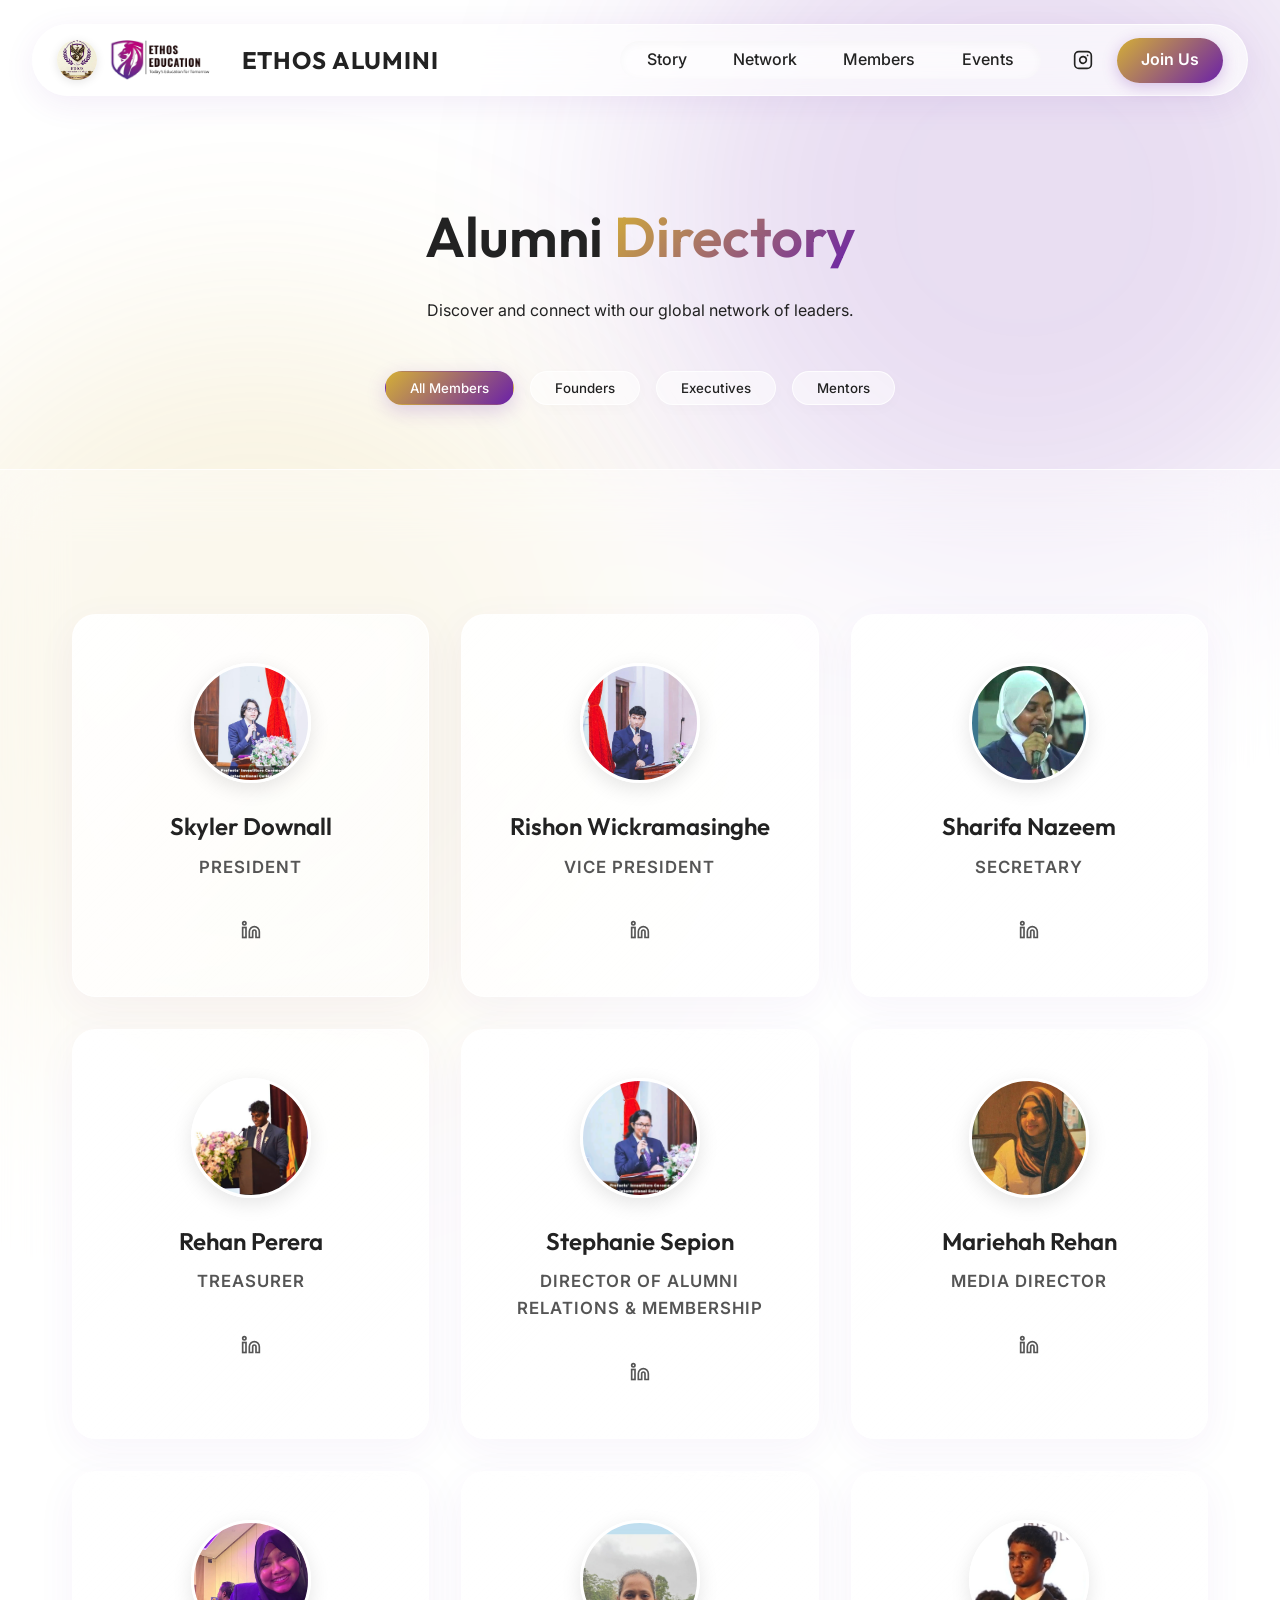
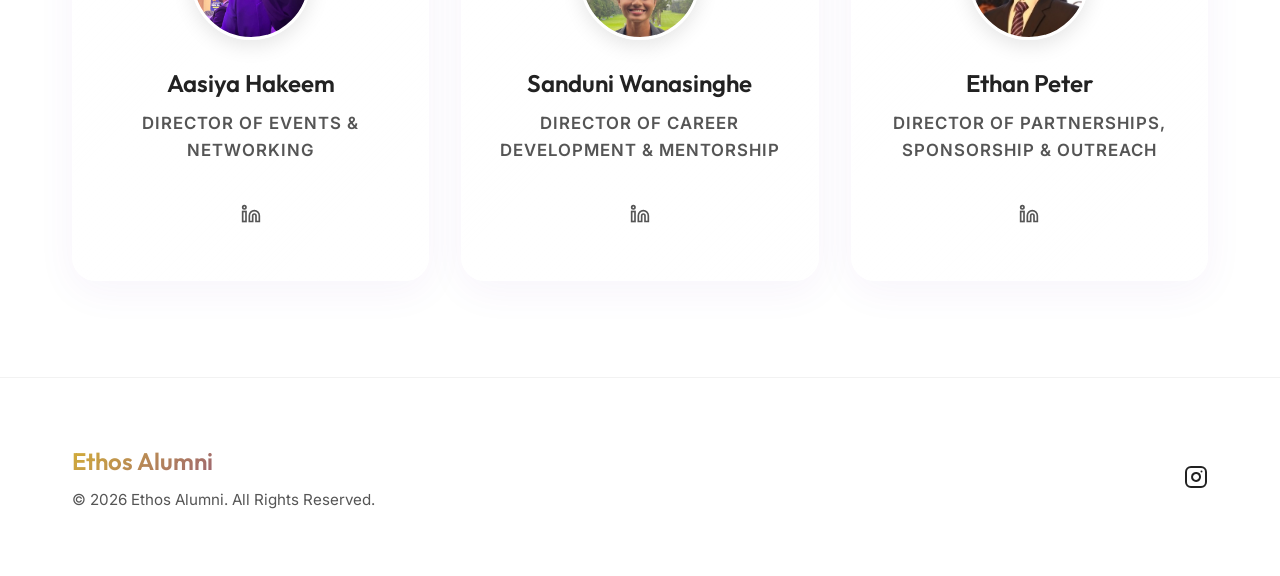
<file: members.html>
<!DOCTYPE html>
<html lang="en">
<head>
    <meta charset="UTF-8">
    <meta name="viewport" content="width=device-width, initial-scale=1.0">
    <title>Ethos Alumni - Members</title>
    <link rel="icon" type="image/jpeg" href="logo.jpeg">
    <link rel="preconnect" href="https://fonts.googleapis.com">
    <link rel="preconnect" href="https://fonts.gstatic.com" crossorigin>
    <link href="https://fonts.googleapis.com/css2?family=Inter:wght@300;400;500&family=Outfit:wght@300;400;600;700&display=swap" rel="stylesheet">
    <link rel="stylesheet" href="styles.css">
</head>
<body class="js-enabled">
    <!-- Ambient Glows -->
    <div class="purple-glow"></div>
    <div class="gold-glow"></div>

    <nav class="navbar">
        <div class="logo">
            <img src="logo.jpeg" alt="Ethos Alumni Logo" class="logo-img">
            <img src="assets/new_logo.png" alt="Ethos Education Logo" class="logo-img square">
            <span>ETHOS ALUMINI</span>
        </div>
        <div class="nav-right">
            <ul class="nav-links">
                <li><a href="index.html#about" class="nav-item">Story</a></li>
                <li><a href="index.html#network" class="nav-item">Network</a></li>
                <li><a href="members.html" class="nav-item">Members</a></li>
                <li><a href="events.html" class="nav-item">Events</a></li>
            </ul>
            <div class="nav-actions">
                <a href="https://www.instagram.com/ethosalumniassociation/" class="social-icon" aria-label="Instagram">
                    <svg xmlns="http://www.w3.org/2000/svg" width="20" height="20" viewBox="0 0 24 24" fill="none" stroke="currentColor" stroke-width="2" stroke-linecap="round" stroke-linejoin="round">
                        <rect x="2" y="2" width="20" height="20" rx="5" ry="5"></rect>
                        <path d="M16 11.37A4 4 0 1 1 12.63 8 4 4 0 0 1 16 11.37z"></path>
                        <line x1="17.5" y1="6.5" x2="17.51" y2="6.5"></line>
                    </svg>
                </a>
                <a href="#contact" class="btn-primary btn-nav">Join Us</a>
            </div>
        </div>
    </nav>

    <header class="page-header members-header">
        <h1 class="fade-up">Alumni <span class="gradient-text">Directory</span></h1>
        <p class="fade-up delay-1">Discover and connect with our global network of leaders.</p>
        
        <div class="filters fade-up delay-2">
            <button class="filter-btn active">All Members</button>
            <button class="filter-btn">Founders</button>
            <button class="filter-btn">Executives</button>
            <button class="filter-btn">Mentors</button>
        </div>
    </header>

    <section class="members-directory bg-glass" style="min-height: 80vh;">
        <div class="container">
            <div class="cards-grid" id="members-grid">
                <!-- Member 1 -->
                <div class="glass-card spotlight-card member-card scroll-reveal">
                    <div class="member-avatar-wrap">
                        <div class="avatar-ring"></div>
                        <div class="member-avatar" style="background-image: url('assets/skyler.jpg'); background-size: cover; background-position: top center;"></div>
                    </div>
                    <h3>Skyler Downall</h3>
                    <p class="member-role">President</p>
                    <div class="member-socials">
                        <a href="#"><svg width="20" height="20" viewBox="0 0 24 24" fill="none" stroke="currentColor" stroke-width="2"><path d="M16 8a6 6 0 0 1 6 6v7h-4v-7a2 2 0 0 0-2-2 2 2 0 0 0-2 2v7h-4v-7a6 6 0 0 1 6-6z"></path><rect x="2" y="9" width="4" height="12"></rect><circle cx="4" cy="4" r="2"></circle></svg></a>
                    </div>
                </div>
                
                <!-- Member 2 -->
                <div class="glass-card spotlight-card member-card scroll-reveal delay-1">
                    <div class="member-avatar-wrap">
                        <div class="avatar-ring"></div>
                        <div class="member-avatar" style="background-image: url('assets/rishon.jpg'); background-size: cover; background-position: top center;"></div>
                    </div>
                    <h3>Rishon Wickramasinghe</h3>
                    <p class="member-role">Vice President</p>
                    <div class="member-socials">
                        <a href="#"><svg width="20" height="20" viewBox="0 0 24 24" fill="none" stroke="currentColor" stroke-width="2"><path d="M16 8a6 6 0 0 1 6 6v7h-4v-7a2 2 0 0 0-2-2 2 2 0 0 0-2 2v7h-4v-7a6 6 0 0 1 6-6z"></path><rect x="2" y="9" width="4" height="12"></rect><circle cx="4" cy="4" r="2"></circle></svg></a>
                    </div>
                </div>
                
                <!-- Member 3 -->
                <div class="glass-card spotlight-card member-card scroll-reveal delay-2">
                    <div class="member-avatar-wrap">
                        <div class="avatar-ring"></div>
                        <div class="member-avatar" style="background-image: url('assets/sharifa.jpg'); background-size: cover; background-position: top center;"></div>
                    </div>
                    <h3>Sharifa Nazeem</h3>
                    <p class="member-role">Secretary</p>
                    <div class="member-socials">
                        <a href="#"><svg width="20" height="20" viewBox="0 0 24 24" fill="none" stroke="currentColor" stroke-width="2"><path d="M16 8a6 6 0 0 1 6 6v7h-4v-7a2 2 0 0 0-2-2 2 2 0 0 0-2 2v7h-4v-7a6 6 0 0 1 6-6z"></path><rect x="2" y="9" width="4" height="12"></rect><circle cx="4" cy="4" r="2"></circle></svg></a>
                    </div>
                </div>

                <!-- Member 4 -->
                <div class="glass-card spotlight-card member-card scroll-reveal">
                    <div class="member-avatar-wrap">
                        <div class="avatar-ring"></div>
                        <div class="member-avatar" style="background-image: url('assets/rehan.jpg'); background-size: cover; background-position: top center;"></div>
                    </div>
                    <h3>Rehan Perera</h3>
                    <p class="member-role">Treasurer</p>
                    <div class="member-socials">
                        <a href="#"><svg width="20" height="20" viewBox="0 0 24 24" fill="none" stroke="currentColor" stroke-width="2"><path d="M16 8a6 6 0 0 1 6 6v7h-4v-7a2 2 0 0 0-2-2 2 2 0 0 0-2 2v7h-4v-7a6 6 0 0 1 6-6z"></path><rect x="2" y="9" width="4" height="12"></rect><circle cx="4" cy="4" r="2"></circle></svg></a>
                    </div>
                </div>

                <!-- Member 5 -->
                <div class="glass-card spotlight-card member-card scroll-reveal delay-1">
                    <div class="member-avatar-wrap">
                        <div class="avatar-ring"></div>
                        <div class="member-avatar" style="background-image: url('assets/stephanie.jpg'); background-size: cover; background-position: top center;"></div>
                    </div>
                    <h3>Stephanie Sepion</h3>
                    <p class="member-role">Director of Alumni Relations & Membership</p>
                    <div class="member-socials">
                        <a href="#"><svg width="20" height="20" viewBox="0 0 24 24" fill="none" stroke="currentColor" stroke-width="2"><path d="M16 8a6 6 0 0 1 6 6v7h-4v-7a2 2 0 0 0-2-2 2 2 0 0 0-2 2v7h-4v-7a6 6 0 0 1 6-6z"></path><rect x="2" y="9" width="4" height="12"></rect><circle cx="4" cy="4" r="2"></circle></svg></a>
                    </div>
                </div>

                <!-- Member 6 -->
                <div class="glass-card spotlight-card member-card scroll-reveal delay-2">
                    <div class="member-avatar-wrap">
                        <div class="avatar-ring"></div>
                        <div class="member-avatar" style="background-image: url('assets/mariehah.jpg'); background-size: cover; background-position: top center;"></div>
                    </div>
                    <h3>Mariehah Rehan</h3>
                    <p class="member-role">Media Director</p>
                    <div class="member-socials">
                        <a href="#"><svg width="20" height="20" viewBox="0 0 24 24" fill="none" stroke="currentColor" stroke-width="2"><path d="M16 8a6 6 0 0 1 6 6v7h-4v-7a2 2 0 0 0-2-2 2 2 0 0 0-2 2v7h-4v-7a6 6 0 0 1 6-6z"></path><rect x="2" y="9" width="4" height="12"></rect><circle cx="4" cy="4" r="2"></circle></svg></a>
                    </div>
                </div>

                <!-- Member 7 -->
                <div class="glass-card spotlight-card member-card scroll-reveal">
                    <div class="member-avatar-wrap">
                        <div class="avatar-ring"></div>
                        <div class="member-avatar" style="background-image: url('assets/aasiya.jpg'); background-size: cover; background-position: top center;"></div>
                    </div>
                    <h3>Aasiya Hakeem</h3>
                    <p class="member-role">Director of Events & Networking</p>
                    <div class="member-socials">
                        <a href="#"><svg width="20" height="20" viewBox="0 0 24 24" fill="none" stroke="currentColor" stroke-width="2"><path d="M16 8a6 6 0 0 1 6 6v7h-4v-7a2 2 0 0 0-2-2 2 2 0 0 0-2 2v7h-4v-7a6 6 0 0 1 6-6z"></path><rect x="2" y="9" width="4" height="12"></rect><circle cx="4" cy="4" r="2"></circle></svg></a>
                    </div>
                </div>

                <!-- Member 8 -->
                <div class="glass-card spotlight-card member-card scroll-reveal delay-1">
                    <div class="member-avatar-wrap">
                        <div class="avatar-ring"></div>
                        <div class="member-avatar" style="background-image: url('assets/sanduni.jpg'); background-size: cover; background-position: top center;"></div>
                    </div>
                    <h3>Sanduni Wanasinghe</h3>
                    <p class="member-role">Director of Career Development & Mentorship</p>
                    <div class="member-socials">
                        <a href="#"><svg width="20" height="20" viewBox="0 0 24 24" fill="none" stroke="currentColor" stroke-width="2"><path d="M16 8a6 6 0 0 1 6 6v7h-4v-7a2 2 0 0 0-2-2 2 2 0 0 0-2 2v7h-4v-7a6 6 0 0 1 6-6z"></path><rect x="2" y="9" width="4" height="12"></rect><circle cx="4" cy="4" r="2"></circle></svg></a>
                    </div>
                </div>

                <!-- Member 9 -->
                <div class="glass-card spotlight-card member-card scroll-reveal delay-2">
                    <div class="member-avatar-wrap">
                        <div class="avatar-ring"></div>
                        <div class="member-avatar" style="background-image: url('assets/ethan.jpg'); background-size: cover; background-position: top center;"></div>
                    </div>
                    <h3>Ethan Peter</h3>
                    <p class="member-role">Director of Partnerships, Sponsorship & Outreach</p>
                    <div class="member-socials">
                        <a href="#"><svg width="20" height="20" viewBox="0 0 24 24" fill="none" stroke="currentColor" stroke-width="2"><path d="M16 8a6 6 0 0 1 6 6v7h-4v-7a2 2 0 0 0-2-2 2 2 0 0 0-2 2v7h-4v-7a6 6 0 0 1 6-6z"></path><rect x="2" y="9" width="4" height="12"></rect><circle cx="4" cy="4" r="2"></circle></svg></a>
                    </div>
                </div>
            </div>
        </div>
    </section>

    <footer class="footer">
        <div class="container footer-content">
            <div class="footer-brand">
                <h2 class="gradient-text">Ethos Alumni</h2>
                <p>&copy; 2026 Ethos Alumni. All Rights Reserved.</p>
            </div>
            <div class="footer-socials">
                <a href="https://www.instagram.com/ethosalumniassociation/" class="social-icon" aria-label="Instagram">
                    <svg xmlns="http://www.w3.org/2000/svg" width="24" height="24" viewBox="0 0 24 24" fill="none" stroke="currentColor" stroke-width="2" stroke-linecap="round" stroke-linejoin="round">
                        <rect x="2" y="2" width="20" height="20" rx="5" ry="5"></rect>
                        <path d="M16 11.37A4 4 0 1 1 12.63 8 4 4 0 0 1 16 11.37z"></path>
                        <line x1="17.5" y1="6.5" x2="17.51" y2="6.5"></line>
                    </svg>
                </a>
            </div>
        </div>
    </footer>

    <script src="script.js"></script>
</body>
</html>
</file>
<file: styles.css>
/* ... variables and reset ... */
:root {
    /* White/Champagne Gold/Purple Theme */
    --color-bg: #ffffff;
    --color-offwhite: #f9f9f9;
    --color-text: #222222;
    --color-text-light: #555555;
    --color-gold: #d4af37;
    --color-purple: #6b21a8;
    
    --font-heading: 'Outfit', sans-serif;
    --font-body: 'Inter', sans-serif;
}

* { margin: 0; padding: 0; box-sizing: border-box; }
html { scroll-behavior: smooth; }

body {
    font-family: var(--font-body);
    color: var(--color-text);
    background-color: var(--color-bg);
    line-height: 1.6;
    overflow-x: hidden;
}

/* Ambient Glows */
.purple-glow, .gold-glow {
    position: fixed;
    width: 60vw;
    height: 60vw;
    border-radius: 50%;
    filter: blur(120px);
    z-index: -2;
    opacity: 0.15;
    animation: floatGlow 12s infinite alternate ease-in-out;
    pointer-events: none;
}
.purple-glow { background: var(--color-purple); top: -20%; right: -10%; }
.gold-glow { background: var(--color-gold); bottom: -20%; left: -10%; animation-delay: -6s; }

@keyframes floatGlow {
    0% { transform: translate(0, 0) scale(1); }
    100% { transform: translate(5%, 10%) scale(1.1); }
}

/* Film Grain Overlay */
.film-grain {
    position: fixed;
    top: -50%; left: -50%;
    width: 200%; height: 200%;
    background-image: url('data:image/svg+xml,%3Csvg viewBox="0 0 200 200" xmlns="http://www.w3.org/2000/svg"%3E%3Cfilter id="noiseFilter"%3E%3CfeTurbulence type="fractalNoise" baseFrequency="0.8" numOctaves="3" stitchTiles="stitch"/%3E%3C/filter%3E%3Crect width="100%25" height="100%25" filter="url(%23noiseFilter)"/%3E%3C/svg%3E');
    opacity: 0.05; 
    pointer-events: none;
    z-index: 9998;
    animation: grainAnimation 0.5s steps(10) infinite;
}

@keyframes grainAnimation {
    0%, 100% { transform: translate(0, 0); }
    10% { transform: translate(-5%, -10%); }
    20% { transform: translate(-15%, 5%); }
    30% { transform: translate(7%, -25%); }
    40% { transform: translate(-5%, 25%); }
    50% { transform: translate(-15%, 10%); }
    60% { transform: translate(15%, 0%); }
    70% { transform: translate(0%, 15%); }
    80% { transform: translate(3%, 35%); }
    90% { transform: translate(-10%, 10%); }
}

/* Typography */
h1, h2, h3, h4 { font-family: var(--font-heading); font-weight: 600; }
.text-center { text-align: center; }

.gradient-text {
    background: linear-gradient(135deg, var(--color-gold), var(--color-purple));
    -webkit-background-clip: text;
    -webkit-text-fill-color: transparent;
    background-clip: text;
}

/* Layout */
.container { max-width: 1200px; margin: 0 auto; padding: 0 2rem; }

/* Navbar - Floating Pill Design */
.navbar {
    position: fixed;
    top: 0;
    left: 0;
    width: calc(100% - 4rem);
    margin: 1.5rem 2rem;
    padding: 0.8rem 1.5rem;
    display: flex;
    justify-content: space-between;
    align-items: center;
    background: rgba(255, 255, 255, 0.65);
    backdrop-filter: blur(25px);
    -webkit-backdrop-filter: blur(25px);
    z-index: 1000;
    border-radius: 50px;
    border: 1px solid rgba(255, 255, 255, 0.8);
    box-shadow: 0 8px 32px rgba(107, 33, 168, 0.08);
    transition: all 0.3s ease;
}

.logo {
    display: flex;
    align-items: center;
    gap: 0.75rem;
    font-family: var(--font-heading);
    font-size: 1.5rem;
    font-weight: 700;
    color: var(--color-text);
    letter-spacing: 1px;
    text-transform: uppercase;
}

.logo-img {
    height: 40px;
    width: 40px;
    border-radius: 50%;
    object-fit: cover;
    box-shadow: 0 2px 10px rgba(0,0,0,0.1);
}

.logo-img.square {
    border-radius: 4px;
    object-fit: contain;
    box-shadow: none;
    width: auto;
}

.nav-right {
    display: flex;
    align-items: center;
    gap: 2rem;
}

.nav-links { 
    list-style: none; 
    display: flex; 
    gap: 0.5rem; 
    align-items: center; 
    background: rgba(255, 255, 255, 0.5);
    padding: 0.4rem 0.5rem;
    border-radius: 40px;
    box-shadow: inset 0 2px 10px rgba(0,0,0,0.03);
}

.nav-item { 
    text-decoration: none; 
    color: var(--color-text); 
    font-weight: 500; 
    transition: all 0.3s ease; 
    padding: 0.5rem 1.2rem;
    border-radius: 20px;
}

.nav-item:hover { 
    background: rgba(107, 33, 168, 0.08);
    color: var(--color-purple); 
}

.nav-actions {
    display: flex;
    align-items: center;
    gap: 1.5rem;
}

.social-icon {
    color: var(--color-text);
    transition: color 0.3s ease, transform 0.3s ease;
    display: flex;
}

.social-icon:hover {
    color: var(--color-purple);
    transform: scale(1.1);
}

/* Buttons */
.btn-primary {
    background: rgba(212, 175, 55, 0.15);
    backdrop-filter: blur(10px);
    -webkit-backdrop-filter: blur(10px);
    color: var(--color-text) !important;
    padding: 0.75rem 1.5rem;
    border-radius: 25px; /* Pill shape */
    text-decoration: none;
    font-weight: 600;
    transition: all 0.3s ease;
    display: inline-block;
    border: 1px solid rgba(212, 175, 55, 0.5);
    box-shadow: 0 4px 15px rgba(0, 0, 0, 0.03);
}

.btn-primary:hover {
    background: rgba(107, 33, 168, 0.15);
    border-color: rgba(107, 33, 168, 0.4);
    transform: translateY(-2px);
    box-shadow: 0 8px 25px rgba(107, 33, 168, 0.15);
}

.btn-nav {
    background: linear-gradient(135deg, var(--color-gold), var(--color-purple));
    color: white !important;
    border: none;
    padding: 0.6rem 1.5rem;
    box-shadow: 0 4px 15px rgba(107, 33, 168, 0.25);
}

.btn-nav:hover {
    box-shadow: 0 6px 20px rgba(107, 33, 168, 0.4);
    background: linear-gradient(135deg, #e6c148, #822dc9);
}

/* --- CINEMATIC SCROLLYTELLING --- */

.scroll-container {
    position: relative;
    z-index: 1;
}

/* Hero - No longer sticky to prevent clashing */
.hero {
    height: 100vh;
    display: flex;
    flex-direction: column;
    align-items: center;
    justify-content: center;
    text-align: center;
    padding: 0 2rem;
    padding-top: 5rem;
    position: relative;
    overflow: hidden;
}

.hero-slider {
    position: absolute;
    top: 0;
    left: 0;
    width: 100%;
    height: 100%;
    z-index: -2;
}

.hero-slide {
    position: absolute;
    top: 0;
    left: 0;
    width: 100%;
    height: 100%;
    background-size: cover;
    background-position: center;
    opacity: 0;
    transition: opacity 1.5s ease-in-out, transform 8s linear;
    transform: scale(1.05);
}

.hero-slide.active {
    opacity: 1;
    transform: scale(1);
}

.hero-overlay {
    position: absolute;
    top: 0;
    left: 0;
    width: 100%;
    height: 100%;
    background: linear-gradient(to bottom, rgba(10, 5, 20, 0.4), rgba(10, 5, 20, 0.8));
    z-index: -1;
}

.hero-title { font-size: 5rem; line-height: 1.1; margin-bottom: 1.5rem; color: #ffffff; }
.hero-subtitle { font-size: 1.35rem; color: rgba(255, 255, 255, 0.9); margin-bottom: 2.5rem; max-width: 600px; }
.hero-btn { color: #ffffff !important; border-color: rgba(255, 255, 255, 0.4) !important; background: rgba(255, 255, 255, 0.1) !important; }
.hero-btn:hover { background: rgba(255, 255, 255, 0.2) !important; border-color: #ffffff !important; }

/* --- CINEMATIC HORIZONTAL SCROLL STORY --- */
.horizontal-scroll-section {
    width: 100%;
    height: 100vh;
    overflow: hidden;
    position: relative;
    background: var(--color-bg);
}

.horizontal-scroll-wrapper {
    display: flex;
    height: 100vh;
    width: max-content;
    will-change: transform;
}

.horizontal-panel {
    width: 100vw;
    height: 100vh;
    display: flex;
    flex-direction: column;
    justify-content: center;
    align-items: center;
    position: relative;
    padding: 0 10vw;
}

.intro-panel, .outro-panel {
    text-align: center;
}

.massive-text {
    font-size: 8rem;
    line-height: 1.1;
    white-space: nowrap;
    text-transform: uppercase;
}

.image-panel {
    display: flex;
    flex-direction: row;
    align-items: center;
    justify-content: space-between;
    gap: 4rem;
}

.cinematic-image-wrap {
    width: 50vw;
    height: 70vh;
    border-radius: 20px;
    overflow: hidden;
    position: relative;
    box-shadow: 0 30px 60px rgba(107, 33, 168, 0.15);
}

.parallax-img {
    width: 130%; 
    height: 100%;
    object-fit: cover;
    transform-origin: center;
}

.panel-content {
    width: 35vw;
}

.panel-content p {
    font-size: 2.5rem;
    font-weight: 300;
    line-height: 1.3;
}

/* GSAP Reveal States */
.gs-reveal {
    opacity: 0;
    visibility: hidden;
}

/* Sections */
section { padding: 6rem 0; }
.section-title { font-size: 3rem; margin-bottom: 2rem; }

.bg-glass {
    position: relative;
    z-index: 2;
    background: rgba(255, 255, 255, 0.4);
    backdrop-filter: blur(30px);
    -webkit-backdrop-filter: blur(30px);
    border-top: 1px solid rgba(255, 255, 255, 0.8);
}

/* Cards / Glassmorphism */
.cards-grid {
    display: grid;
    grid-template-columns: repeat(auto-fit, minmax(300px, 1fr));
    gap: 2rem;
    margin-top: 3rem;
}

.glass-card {
    background: linear-gradient(135deg, rgba(255, 255, 255, 0.9), rgba(255, 255, 255, 0.4));
    backdrop-filter: blur(20px);
    -webkit-backdrop-filter: blur(20px);
    border: 1px solid rgba(255, 255, 255, 0.8);
    border-radius: 24px;
    padding: 3rem 2rem;
    box-shadow: 0 10px 40px rgba(107, 33, 168, 0.05);
    transition: all 0.4s cubic-bezier(0.175, 0.885, 0.32, 1.275);
    position: relative;
    overflow: hidden;
}

.glass-card::before {
    content: '';
    position: absolute;
    top: 0; left: 0; width: 100%; height: 100%;
    background: linear-gradient(135deg, transparent, rgba(212, 175, 55, 0.05), rgba(107, 33, 168, 0.08));
    opacity: 0;
    transition: opacity 0.4s ease;
    z-index: 0;
}

.glass-card:hover {
    transform: translateY(-12px) scale(1.02);
    box-shadow: 0 20px 50px rgba(107, 33, 168, 0.12);
    border-color: rgba(212, 175, 55, 0.4);
}

.glass-card:hover::before {
    opacity: 1;
}

.glass-card > * {
    position: relative;
    z-index: 1;
}

.member-avatar {
    width: 90px;
    height: 90px;
    border-radius: 50%;
    background: linear-gradient(135deg, var(--color-gold), var(--color-purple));
    margin-bottom: 1.5rem;
    box-shadow: 0 6px 20px rgba(0,0,0,0.1);
    border: 3px solid #fff;
}

.member-card h3 { margin-bottom: 0.5rem; font-size: 1.5rem; }
.member-card p { color: var(--color-text-light); font-size: 1.05rem; }

/* Footer */
.footer {
    background-color: rgba(255, 255, 255, 0.8);
    backdrop-filter: blur(10px);
    padding: 4rem 0;
    border-top: 1px solid rgba(0, 0, 0, 0.05);
    position: relative;
    z-index: 2;
}

.footer-content {
    display: flex;
    justify-content: space-between;
    align-items: center;
}

.footer-brand h2 { margin-bottom: 0.5rem; }
.footer-brand p { color: var(--color-text-light); font-size: 0.95rem; }

/* Reveal Animations */
.js-enabled .scroll-reveal {
    opacity: 0;
    transform: translateY(30px);
    transition: opacity 0.8s cubic-bezier(0.16, 1, 0.3, 1), transform 0.8s cubic-bezier(0.16, 1, 0.3, 1);
}
.js-enabled .scroll-reveal.visible { opacity: 1; transform: translateY(0); }
.js-enabled .delay-1 { transition-delay: 0.15s; }
.js-enabled .delay-2 { transition-delay: 0.3s; }

/* Initial load fades */
.fade-up { animation: fadeUpInit 1s cubic-bezier(0.16, 1, 0.3, 1) forwards; opacity: 0; transform: translateY(40px); }
.fade-up.delay-1 { animation-delay: 0.2s; }
.fade-up.delay-2 { animation-delay: 0.4s; }
@keyframes fadeUpInit { to { opacity: 1; transform: translateY(0); } }

/* Mobile Responsiveness */
@media (max-width: 768px) {
    .navbar {
        width: calc(100% - 2rem);
        margin: 1rem;
        padding: 0.8rem 1rem;
    }
    .nav-right { gap: 1rem; }
    .nav-links { display: none; }
    .hero-title { font-size: 3rem; }
    .story-step h2 { font-size: 2.5rem; }
    .story-step p { font-size: 1.5rem; }
    .story-card { padding: 2rem 1.5rem; }
    .sticky-story { padding: 0 1rem; }
    .purple-glow, .gold-glow { width: 100vw; height: 100vw; }
    .footer-content { flex-direction: column; text-align: center; gap: 2rem; }
    
    /* Horizontal Scroll Fallback for Mobile */
    .horizontal-scroll-wrapper {
        flex-direction: column;
        width: 100%;
        height: auto;
    }
    .horizontal-scroll-section {
        height: auto !important;
        overflow: visible;
    }
    .horizontal-panel {
        height: auto;
        padding: 5rem 2rem;
        width: 100vw;
    }
    .massive-text { font-size: 3rem; white-space: normal; }
    .image-panel { flex-direction: column; gap: 2rem; }
    .cinematic-image-wrap { width: 100%; height: 40vh; }
    .panel-content { width: 100%; }
    .panel-content p { font-size: 1.5rem; }
    .parallax-img { width: 100%; }
}

/* Page Header (Subpages) */
.page-header {
    padding: 10rem 2rem 5rem;
    text-align: center;
    background: transparent;
    position: relative;
}
.page-header h1 { font-size: 3.5rem; margin-bottom: 1rem; }

/* --- Members Page Specific --- */
.members-header {
    padding: 12rem 2rem 4rem;
}

.filters {
    display: flex;
    justify-content: center;
    gap: 1rem;
    margin-top: 3rem;
    flex-wrap: wrap;
}

.filter-btn {
    background: rgba(255, 255, 255, 0.5);
    border: 1px solid rgba(255, 255, 255, 0.8);
    padding: 0.5rem 1.5rem;
    border-radius: 30px;
    font-family: var(--font-body);
    font-weight: 500;
    color: var(--color-text);
    cursor: pointer;
    transition: all 0.3s ease;
    box-shadow: 0 4px 15px rgba(0,0,0,0.02);
}

.filter-btn:hover, .filter-btn.active {
    background: linear-gradient(135deg, var(--color-gold), var(--color-purple));
    color: white;
    border-color: transparent;
    box-shadow: 0 6px 20px rgba(107, 33, 168, 0.2);
}

/* Spotlight Card Effect */
.spotlight-card {
    position: relative;
}

.spotlight-card::after {
    content: "";
    position: absolute;
    top: 0; left: 0; width: 100%; height: 100%;
    background: radial-gradient(
        600px circle at var(--mouse-x) var(--mouse-y), 
        rgba(212, 175, 55, 0.15),
        transparent 40%
    );
    z-index: 1;
    opacity: 0;
    transition: opacity 0.3s ease;
    pointer-events: none;
    border-radius: inherit;
}

.spotlight-card:hover::after {
    opacity: 1;
}

/* Enhancing the Member Card specifically */
.member-card {
    text-align: center;
    display: flex;
    flex-direction: column;
    align-items: center;
}

.member-avatar-wrap {
    position: relative;
    margin-bottom: 1.5rem;
}

.member-avatar {
    width: 120px;
    height: 120px;
    margin-bottom: 0;
    z-index: 2;
    position: relative;
}

.avatar-ring {
    position: absolute;
    top: -5px; left: -5px; right: -5px; bottom: -5px;
    border-radius: 50%;
    background: linear-gradient(135deg, var(--color-gold), var(--color-purple));
    z-index: 1;
    animation: rotateRing 4s linear infinite;
    opacity: 0;
    transition: opacity 0.4s ease;
}

.member-card:hover .avatar-ring {
    opacity: 1;
}

@keyframes rotateRing {
    0% { transform: rotate(0deg); }
    100% { transform: rotate(360deg); }
}

.member-role {
    color: var(--color-purple);
    font-weight: 600;
    font-size: 0.9rem;
    text-transform: uppercase;
    letter-spacing: 1px;
    margin-bottom: 1rem;
}

.member-socials {
    display: flex;
    gap: 1rem;
    margin-top: 1.5rem;
    z-index: 2;
    position: relative;
}

.member-socials a {
    color: var(--color-text-light);
    transition: color 0.3s ease, transform 0.3s ease;
}

.member-socials a:hover {
    color: var(--color-purple);
    transform: translateY(-3px);
}

/* --- Home Page Expanded Sections --- */

/* --- Cinematic Zig-Zag Community --- */
.zigzag-section {
    padding: 8rem 0;
    position: relative;
    z-index: 2;
}

.zigzag-row {
    display: flex;
    align-items: center;
    justify-content: space-between;
    gap: 4rem;
    margin-bottom: 6rem;
}

.zigzag-row.reverse {
    flex-direction: row-reverse;
}

.zigzag-row:last-child {
    margin-bottom: 0;
}

.zigzag-content {
    flex: 1;
    padding: 0 2rem;
}

.zigzag-content h3 {
    font-size: 3.5rem;
    color: var(--color-purple);
    margin-bottom: 1.5rem;
    line-height: 1.1;
}

.zigzag-content p {
    font-size: 1.4rem;
    color: var(--color-text-light);
    line-height: 1.6;
    font-weight: 300;
}

.zigzag-image {
    flex: 1;
    height: 600px;
    border-radius: 20px;
    overflow: hidden;
    box-shadow: 0 30px 60px rgba(107, 33, 168, 0.15);
}

.zigzag-image img {
    width: 100%;
    height: 100%;
    object-fit: cover;
    transition: transform 0.7s cubic-bezier(0.16, 1, 0.3, 1);
}

.zigzag-row:hover .zigzag-image img {
    transform: scale(1.05);
}

/* --- Expandable Hover Accordion: Core Values --- */
.accordion-section {
    padding: 8rem 0;
    position: relative;
    z-index: 2;
    background: var(--color-bg);
}

.accordion-container {
    display: flex;
    height: 70vh;
    min-height: 500px;
    width: 100%;
    max-width: 1400px;
    margin: 0 auto;
    padding: 0 2rem;
    gap: 1rem;
}

.accordion-item {
    flex: 1;
    position: relative;
    border-radius: 20px;
    overflow: hidden;
    background-size: cover;
    background-position: center;
    transition: flex 0.6s cubic-bezier(0.25, 1, 0.5, 1);
    cursor: pointer;
}

.accordion-item:hover, .accordion-item.active {
    flex: 4;
}

.accordion-overlay {
    position: absolute;
    top: 0; left: 0; right: 0; bottom: 0;
    background: linear-gradient(to top, rgba(0,0,0,0.8) 0%, rgba(0,0,0,0.2) 100%);
    transition: background 0.6s ease;
}

.accordion-item:hover .accordion-overlay, .accordion-item.active .accordion-overlay {
    background: linear-gradient(to top, rgba(107, 33, 168, 0.8) 0%, rgba(0,0,0,0.2) 100%);
}

.accordion-content {
    position: absolute;
    bottom: 0;
    left: 0;
    width: 100%;
    padding: 3rem;
    color: white;
}

.accordion-content h3 {
    font-size: 2.5rem;
    margin-bottom: 1rem;
    color: white;
    text-shadow: 0 2px 10px rgba(0,0,0,0.5);
    white-space: nowrap;
    transition: transform 0.4s ease;
}

.accordion-item:not(:hover):not(.active) .accordion-content h3 {
    transform: rotate(-90deg) translate(200%, -200%); /* Adjusted for proper vertical alignment */
    transform-origin: left bottom;
    margin-bottom: 0;
}

.accordion-desc {
    font-size: 1.2rem;
    line-height: 1.5;
    opacity: 0;
    transform: translateY(20px);
    transition: opacity 0.4s ease, transform 0.4s ease;
    max-width: 600px;
}

.accordion-item:hover .accordion-desc, .accordion-item.active .accordion-desc {
    opacity: 1;
    transform: translateY(0);
    transition-delay: 0.2s;
}

@media (max-width: 900px) {
    .accordion-container {
        flex-direction: column;
        height: 100vh;
    }
    .accordion-item:not(:hover):not(.active) .accordion-content h3 {
        transform: none;
    }
    .zigzag-row, .zigzag-row.reverse {
        flex-direction: column;
    }
    .zigzag-image { height: 400px; width: 100%; }
}

/* Spotlight Section */
.spotlight-section {
    padding: 0;
    margin: 6rem 2rem;
    position: relative;
    z-index: 2;
}
.spotlight-container {
    display: grid;
    grid-template-columns: 1fr 1fr;
    background: rgba(255, 255, 255, 0.7);
    backdrop-filter: blur(30px);
    border: 1px solid rgba(255, 255, 255, 0.8);
    border-radius: 30px;
    overflow: hidden;
    box-shadow: 0 20px 60px rgba(107, 33, 168, 0.08);
}
.spotlight-image {
    height: 100%;
    min-height: 500px;
}
.spotlight-image img {
    width: 100%;
    height: 100%;
    object-fit: cover;
}
.spotlight-content {
    padding: 5rem 4rem;
    display: flex;
    flex-direction: column;
    justify-content: center;
}
.section-subtitle {
    color: var(--color-gold);
    text-transform: uppercase;
    letter-spacing: 3px;
    font-size: 0.9rem;
    margin-bottom: 1.5rem;
}
.spotlight-content h2 {
    font-size: 2.5rem;
    line-height: 1.3;
    margin-bottom: 2.5rem;
    font-style: italic;
    font-weight: 400;
}
.spotlight-author h3 {
    font-size: 1.5rem;
    color: var(--color-purple);
}
.spotlight-author p {
    color: var(--color-text-light);
    margin-bottom: 2rem;
}

/* Events Section */
.events-section {
    padding: 8rem 0;
}
.events-header {
    display: flex;
    justify-content: space-between;
    align-items: flex-end;
    margin-bottom: 4rem;
}
.events-header .section-title { margin-bottom: 0; }
.view-all-link {
    color: var(--color-purple);
    text-decoration: none;
    font-weight: 600;
    font-size: 1.1rem;
    transition: color 0.3s ease;
}
.view-all-link:hover { color: var(--color-gold); }
.events-grid {
    display: flex;
    flex-direction: column;
    gap: 1.5rem;
}
.event-card {
    display: flex;
    align-items: center;
    justify-content: space-between;
    padding: 2rem 3rem;
    background: rgba(255, 255, 255, 0.6);
    backdrop-filter: blur(20px);
    border: 1px solid rgba(255, 255, 255, 0.8);
    border-radius: 20px;
    transition: all 0.3s ease;
}
.event-card:hover {
    transform: translateX(10px);
    box-shadow: 0 10px 30px rgba(107, 33, 168, 0.08);
    border-color: rgba(212, 175, 55, 0.4);
}
.event-date {
    display: flex;
    flex-direction: column;
    align-items: center;
    justify-content: center;
    min-width: 80px;
    padding-right: 2rem;
    border-right: 1px solid rgba(0, 0, 0, 0.1);
}
.event-date .month {
    font-size: 1rem;
    font-weight: 700;
    color: var(--color-gold);
    letter-spacing: 2px;
}
.event-date .day {
    font-size: 2.5rem;
    font-weight: 700;
    color: var(--color-purple);
    line-height: 1;
}
.event-details {
    flex-grow: 1;
    padding: 0 3rem;
}
.event-details h3 { font-size: 1.5rem; margin-bottom: 0.5rem; }
.event-details p { color: var(--color-text-light); }
.event-btn {
    padding: 0.8rem 2rem;
    border-radius: 30px;
    background: transparent;
    border: 2px solid var(--color-purple);
    color: var(--color-purple);
    text-decoration: none;
    font-weight: 600;
    transition: all 0.3s ease;
}
.event-card:hover .event-btn {
    background: var(--color-purple);
    color: white;
}

/* Grand CTA */
.cta-section {
    position: relative;
    padding: 10rem 2rem;
    text-align: center;
    overflow: hidden;
    z-index: 2;
}
.cta-background {
    position: absolute;
    top: 0; left: 0; right: 0; bottom: 0;
    background: linear-gradient(135deg, rgba(212, 175, 55, 0.1), rgba(107, 33, 168, 0.15));
    z-index: -1;
}
.cta-content h2 {
    font-size: 4rem;
    margin-bottom: 1rem;
}
.cta-content p {
    font-size: 1.5rem;
    color: var(--color-text-light);
    margin-bottom: 3rem;
}
.btn-cta {
    font-size: 1.2rem;
    padding: 1rem 3rem;
    background: linear-gradient(135deg, var(--color-gold), var(--color-purple));
    color: white !important;
    border: none;
}
.btn-cta:hover {
    transform: translateY(-4px) scale(1.05);
    box-shadow: 0 15px 30px rgba(107, 33, 168, 0.3);
}

@media (max-width: 768px) {
    .spotlight-container { grid-template-columns: 1fr; }
    .spotlight-image { min-height: 300px; }
    .spotlight-content { padding: 3rem 2rem; }
    .events-header { flex-direction: column; align-items: flex-start; gap: 1rem; }
    .event-card { flex-direction: column; text-align: center; gap: 2rem; padding: 2rem; }
    .event-date { border-right: none; padding-right: 0; border-bottom: 1px solid rgba(0,0,0,0.1); padding-bottom: 1rem; }
    .event-details { padding: 0; }
    .cta-content h2 { font-size: 2.5rem; }
}

/* --- Events Page Specific --- */
.featured-event-card {
    display: grid;
    grid-template-columns: 1fr 1fr;
    padding: 0;
    overflow: hidden;
    gap: 0;
}
.featured-event-img {
    height: 100%;
    min-height: 400px;
}
.featured-event-img img {
    width: 100%;
    height: 100%;
    object-fit: cover;
}
.featured-event-content {
    padding: 4rem;
    display: flex;
    flex-direction: column;
    justify-content: center;
    align-items: flex-start;
}
.event-badge {
    background: linear-gradient(135deg, var(--color-gold), var(--color-purple));
    color: white;
    font-size: 0.8rem;
    font-weight: 700;
    padding: 0.4rem 1rem;
    border-radius: 20px;
    letter-spacing: 2px;
    margin-bottom: 1.5rem;
}
.featured-event-content h2 {
    font-size: 3rem;
    line-height: 1.2;
    margin-bottom: 1rem;
}
.event-meta {
    font-weight: 600;
    color: var(--color-purple);
    margin-bottom: 1.5rem;
}
.event-desc {
    color: var(--color-text-light);
    margin-bottom: 2.5rem;
    font-size: 1.1rem;
}

.event-grid-card {
    padding: 0;
    display: flex;
    flex-direction: column;
}
.event-grid-card img {
    width: 100%;
    height: 250px;
    object-fit: cover;
    border-radius: 24px 24px 0 0;
}
.event-grid-info {
    padding: 2rem;
    position: relative;
}
.event-date-small {
    position: absolute;
    top: -20px;
    right: 2rem;
    background: var(--color-bg);
    padding: 0.5rem 1rem;
    border-radius: 10px;
    box-shadow: 0 4px 15px rgba(0,0,0,0.1);
    font-weight: 700;
    color: var(--color-purple);
    border: 1px solid rgba(255,255,255,0.5);
}
.event-grid-info h3 {
    font-size: 1.5rem;
    margin-bottom: 0.5rem;
}
.event-grid-info p {
    color: var(--color-text-light);
    margin-bottom: 1.5rem;
}
.event-link {
    color: var(--color-gold);
    font-weight: 600;
    text-decoration: none;
    transition: color 0.3s ease;
}
.event-link:hover {
    color: var(--color-purple);
}

@media (max-width: 768px) {
    .featured-event-card { grid-template-columns: 1fr; }
    .featured-event-img { min-height: 250px; }
    .featured-event-content { padding: 2rem; }
}
</file>
